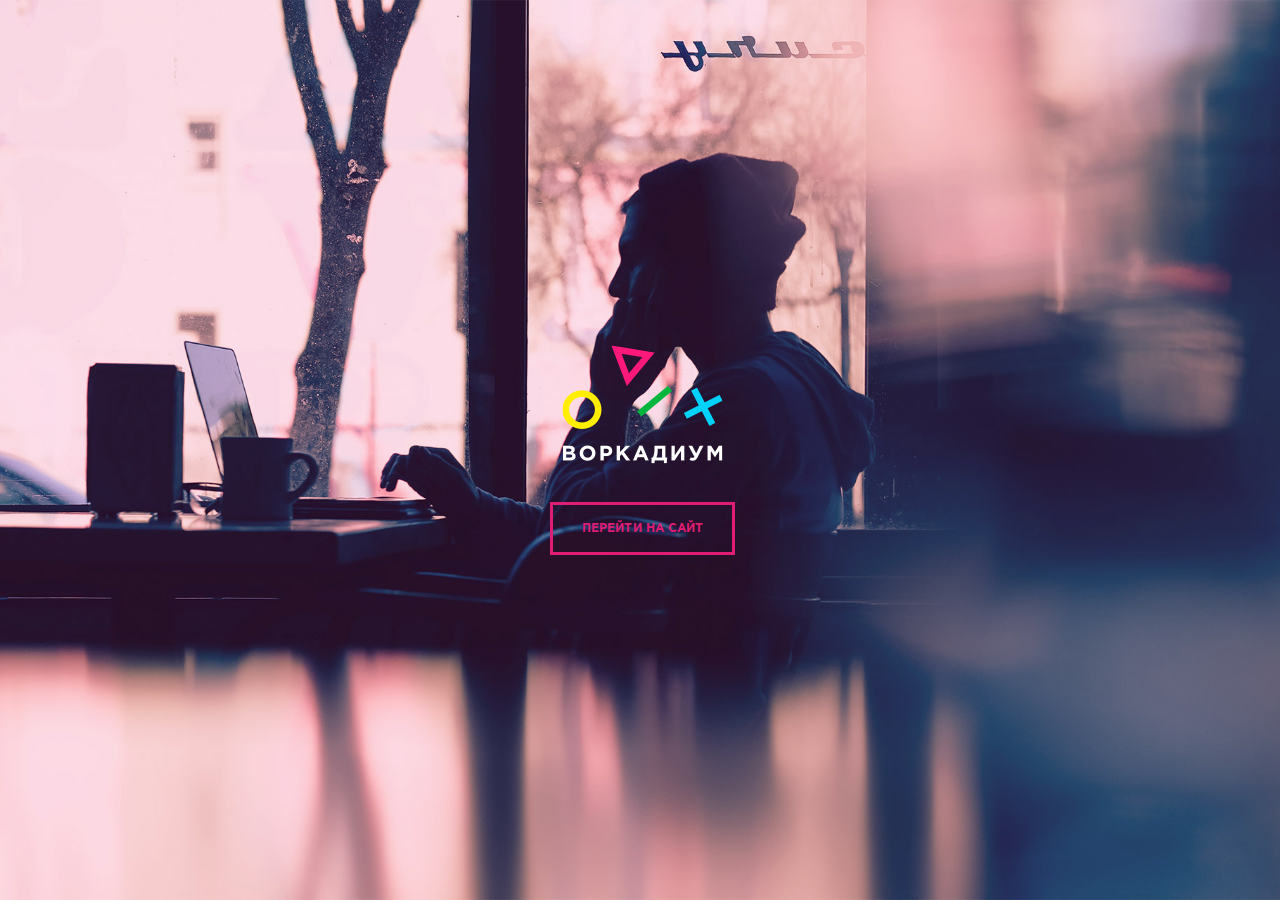
<file: index.html>
<!DOCTYPE html>
<html lang="ru-RU">

<head>
    <meta charset="UTF-8">
    <meta name="viewport" content="width=1100">
    <meta http-equiv="X-UA-Compatible" content="ie=edge">
    <title>Worcadium</title>
    <link rel="stylesheet" href="css/style.css" type="text/css">
</head>

<body>
   <div class="wrapper wrapper__welcome">
    <div class="welcome">
      <div class="welcome__logo">
        <img src="./img/logo/logo.png" alt="">
      </div>
      <a href="main.html" class="welcome__btn">Перейти на сайт</a>
    </div>
   </div>
</body>
</html>
</file>
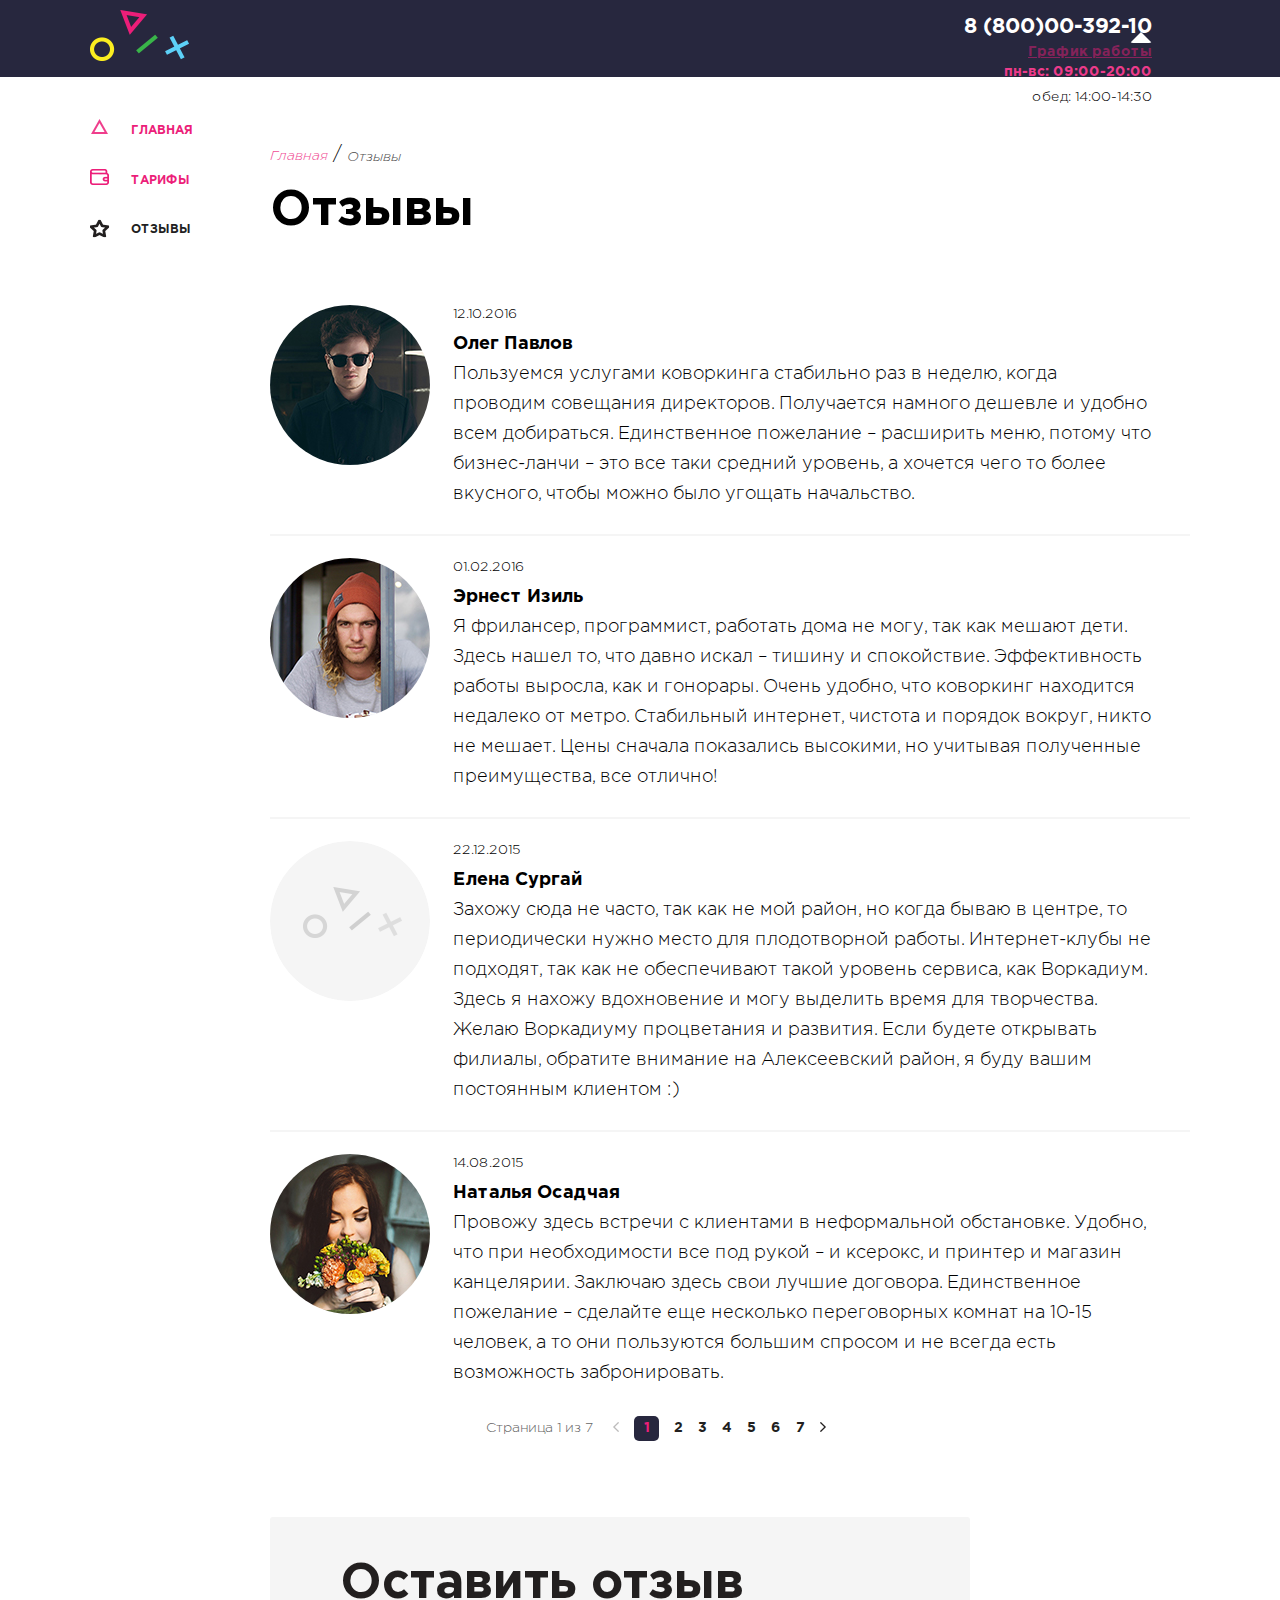
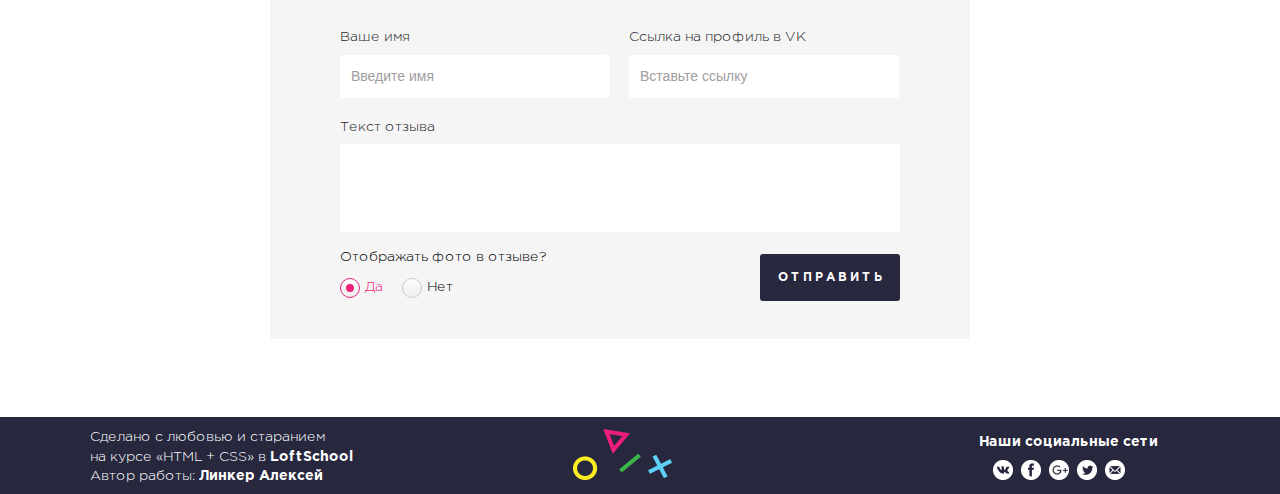
<file: comments.html>
<!DOCTYPE html>
<html lang="ru-RU">

<head>
    <meta charset="UTF-8">
    <meta name="viewport" content="width=device-width, initial-scale=1.0">
    <meta http-equiv="X-UA-Compatible" content="ie=edge">
    <title>Отзывы</title>
    <link rel="stylesheet" href="css/style.css" type="text/css">
</head>

<body>
   <div class="wrapper">

    <!-- шапка -->
    <header class="header">
      <div class="container">
        <div class="logo">
          <a href="main.html">
            <img src="../img/logo/logo-fig.png" alt="" class="logo__img">
          </a>
        </div>           
        <div class="contacts">
          <a href="tel:88000039210" class="contacts-phone">
            8 (800)00-392-10
          </a>
          <div class="contacts-schedule"> 
            <a class="contacts-schedule__link"href="">График работы</a>
            <div class="contacts__dropdown">
              <div class="contacts__time">
                пн-вс: 09:00-20:00
              </div>
              <div class="contacts__lunch">
                 обед: 14:00-14:30
              </div>
            </div>
          </div>
        </div>  
      </div>
    </header>


    <section class="page clearfix container">

      <!-- боковая панель -->
       <aside class="sidebar">
          <nav class="menu">
            <ul class="nav-menu">
              <li class="nav-menu__item">
                <a href="main.html" class="nav-menu__link">
                   <div class="nav-menu__icon-wrap">
                    <div class="nav-menu__icon nav-menu__icon-main_hover"></div>
                    <div class="nav-menu__icon nav-menu__icon-main"></div>
                  </div>
                  <div class="nav-menu__text">Главная</div>
                </a>
              </li>
              <li class="nav-menu__item">
                <a href="prices.html" class="nav-menu__link">
                  <div class="nav-menu__icon-wrap">
                    <div class="nav-menu__icon nav-menu__icon-price_hover"></div>
                    <div class="nav-menu__icon nav-menu__icon-price"></div>
                  </div>
                  <div class="nav-menu__text">Тарифы</div>
                </a>
              </li>
              <li class="nav-menu__item nav-menu-active">
                <a href="comments.html" class="nav-menu__link">
                  <div class="nav-menu__icon-wrap">
                    <div class="nav-menu__icon nav-menu__icon-feedback_hover"></div>
                    <div class="nav-menu__icon nav-menu__icon-feedback"></div>
                  </div>
                  <div class="nav-menu__text">Отзывы</div>
                </a>
              </li>
            </ul>
          </nav>
      </aside>

      <!-- основной контент-->
      <main class="main-content">
        <div class="main-nav">
          <ul class="main-nav__list">
            <li class="main-nav__item">
              <a href="./main.html" class="main-nav__link">Главная</a>
            </li>
            <li class="main-nav__item main-nav__item_active">
              <a href="" class="main-nav__link">Отзывы</a>
            </li>
          </ul>
        </div>
        <div class="feedback clearfix">
          <h1 class="feedback__title">Отзывы</h1>
          <ul class="feedback__list">
            <li class="feedback__item">
              <div class="feedback__img">
                <img src="./img/content/fb_1.jpg" alt="" >
              </div>  
              <div class="feedback__content">                
                <p class="feedback__item-date">
                  12.10.2016
                </p>  
                <p class="feedback__item-name">
                  Олег Павлов
                </p>
                <p class="feedback__item-text">
                  Пользуемся услугами коворкинга стабильно раз в неделю, когда проводим совещания директоров. Получается намного дешевле и удобно всем добираться. Единственное пожелание – расширить меню, потому что бизнес-ланчи – это все таки средний уровень, а хочется чего то более вкусного, чтобы можно было угощать начальство.
                </p>
              </div>
            </li>                
            <li class="feedback__item">
              <div class="feedback__img">
                <img src="./img/content/fb_2.jpg" alt="">
              </div>  
              <div class="feedback__content">                
                <p class="feedback__item-date">
                  01.02.2016
                </p>
                <p class="feedback__item-name">
                  Эрнест Изиль
                </p>
                <p class="feedback__item-text">
                  Я фрилансер, программист, работать дома не могу, так как мешают дети. Здесь нашел то, что давно искал – тишину и спокойствие. Эффективность работы выросла, как и гонорары. Очень удобно, что коворкинг находится недалеко от метро. Стабильный интернет, чистота и порядок вокруг, никто не мешает. Цены сначала показались высокими, но учитывая полученные преимущества, все отлично!
                </p>
              </div>
            </li>               
            <li class="feedback__item">
              <div class="feedback__img">
                <img src="./img/content/otziv-logo.png" alt="" >
              </div>  
              <div class="feedback__content">                
                <p class="feedback__item-date">
                  22.12.2015
                </p>
                <p class="feedback__item-name">
                  Елена Сургай
                </p>
                <p class="feedback__item-text">
                  Захожу сюда не часто, так как не мой район, но когда бываю в центре, то периодически нужно место для плодотворной работы. Интернет-клубы не подходят, так как не обеспечивают такой уровень сервиса, как Воркадиум. Здесь я нахожу вдохновение и могу выделить время для творчества. Желаю Воркадиуму процветания и развития. Если будете открывать филиалы, обратите внимание на Алексеевский район, я буду вашим постоянным клиентом :) 
                </p>
              </div>
            </li>                
            <li class="feedback__item">
              <div class="feedback__img">
                <img src="./img/content/fb_4.jpg" alt="" >
              </div>  
              <div class="feedback__content">                
                <p class="feedback__item-date">
                  14.08.2015
                </p>
                <p class="feedback__item-name">
                  Наталья Осадчая
                </p>
                <p class="feedback__item-text">
                  Провожу здесь встречи с клиентами в неформальной обстановке. Удобно, что при необходимости все под рукой – и ксерокс, и принтер и магазин канцелярии. Заключаю здесь свои лучшие договора. Единственное пожелание – сделайте еще несколько переговорных комнат на 10-15 человек, а то они пользуются большим спросом и не всегда есть возможность забронировать.
                </p>
              </div>
            </li>                
          </ul>  
          
        </div>
        <div class="page-scroll">
          <div class="page-scroll__title">
            Страница 1 из 7
          </div>
            <ul class="page-scroll__item">
              <li class="page-scroll__number">
                <a href="" class="page-scroll__link">
                  <img src="/img/icon/arrow-left.png" alt="">
                </a>
              </li>
              <li class="page-scroll__number page-scroll__number-active">
                <a href="" class="page-scroll__link page-scroll__link-active">1</a>
              </li>
              <li class="page-scroll__number">
                <a href="" class="page-scroll__link">2</a>
              </li>
              <li class="page-scroll__number">
                <a href="" class="page-scroll__link">3</a>
              </li>
              <li class="page-scroll__number">
                <a href="" class="page-scroll__link">4</a>
              </li>
              <li class="page-scroll__number">
                <a href="" class="page-scroll__link">5</a>
              </li>
              <li class="page-scroll__number">
                <a href="" class="page-scroll__link">6</a>
              </li>
              <li class="page-scroll__number">
                <a href="" class="page-scroll__link">7</a>
              </li>
              <li class="page-scroll__number">
                <a href="" class="page-scroll__link">
                  <img src="/img/icon/arrow-right.png" alt="">
                </a>
              </li>
            </ul>
          

        </div>
        <div class="form">
          <form class="form__elem" method="post">
            <div class="form__title">
              Оставить отзыв
            </div>
            <div class="form__row-name">
              <label class="form__input">
                <div class="form__elem-title">
                  Ваше имя
                </div>
                <input type="text" value="" class="form__input-text" placeholder="Введите имя">
              </label>
              <label class="form__input">
                <div class="form__elem-title">
                  Ссылка на профиль в VK
                </div>
                <input type="text" value="" class="form__input-text" placeholder="Вставьте ссылку">
              </label>
            </div>
            <div class="form__row-comments"
              <label class="form__textarea-label">
                <div class="form__elem-title">
                  Текст отзыва
                </div>
                <textarea class="form__textarea"></textarea>
              </label>  
            </div>
            <div class="form__btns">
              <div class="form__controls">               
                <div class="form__radio-btns clearfix">
                  <div class="form__radio-left">
                    <div class="form__controls-title">
                       Отображать фото в отзыве?
                    </div>
                    <label class="form__radio">
                      <input type="radio" name="foto" class="form__radio-elem" checked> 
                      <div class="form__radio-fake"></div>
                      <div class="form__radio-text">Да</div>
                    </label>
                    <label class="form__radio">
                      <input type="radio" name="foto" class="form__radio-elem">
                      <div class="form__radio-fake"></div>
                      <div class="form__radio-text">Нет</div>
                    </label>
                  </div>
                  <div class="form__radio-right">
                    <input type="submit" value="Отправить" class="form__submit">
                  </div>
                </div>
              </div>
            </div>
          </form>
        </div>
      </main>

    </section> 
    
  </div>  


  <!-- подвал -->
   <footer class="footer">
          <div class="container">
            <div class="copyrite">
              <div class="copyrite__content">
                Сделано с любовью и старанием
              </div>
              <div class="copyrite__content">
                на курсе «HTML + CSS» в <a href="https://loftschool.com/" class="copyrite__link">LoftSchool</a>
              </div>
              <div class="copyright__author">
                Автор работы: <a href="http://linker-a.ru/">Линкер Алексей</a>
              </div>
            </div>
            <div class="footer-logo">
              <a href="main.html" class="copyrite__link">
                <img src="./img/logo/logo-fig.png" alt="" class="logo">
              </a> 
            </div>
            <div class="social-menu">
              <div class="social-menu__title">
                Наши социальные сети
              </div>
              <ul class="social-menu__list">
                <li class="social-menu__item ">
                  <a href="" class="social-menu__link">
                    <div class="social-menu__wrap">
                      <div class="social-menu__icon social-menu__vk_hover"></div>
                      <div class="social-menu__icon social-menu__vk"></div>
                    </div>
                  </a>
                </li>
                <li class="social-menu__item">
                  <a href="" class="social-menu__link">
                    <div class="social-menu__wrap">
                      <div class="social-menu__icon social-menu__fb_hover"></div>
                      <div class="social-menu__icon social-menu__fb"></div>
                    </div>
                  </a>
                </li>
                <li class="social-menu__item">
                  <a href="" class="social-menu__link">
                    <div class="social-menu__wrap">
                      <div class="social-menu__icon social-menu__g_hover"></div>
                      <div class="social-menu__icon social-menu__g"></div>
                    </div>
                  </a>
                </li>
                <li class="social-menu__item">
                  <a href="" class="social-menu__link">
                    <div class="social-menu__wrap">
                      <div class="social-menu__icon social-menu__tw_hover"></div>
                      <div class="social-menu__icon social-menu__tw"></div>
                    </div>
                  </a>
                </li>
                <li class="social-menu__item">
                  <a href="" class="social-menu__link">
                    <div class="social-menu__wrap">
                      <div class="social-menu__icon social-menu__mail_hover"></div>
                      <div class="social-menu__icon social-menu__mail"></div>
                    </div>
                  </a>
                  
                  
                </li>
              </ul>
            </div>
          </div>
   </footer>
   
</body>
</html>
</file>
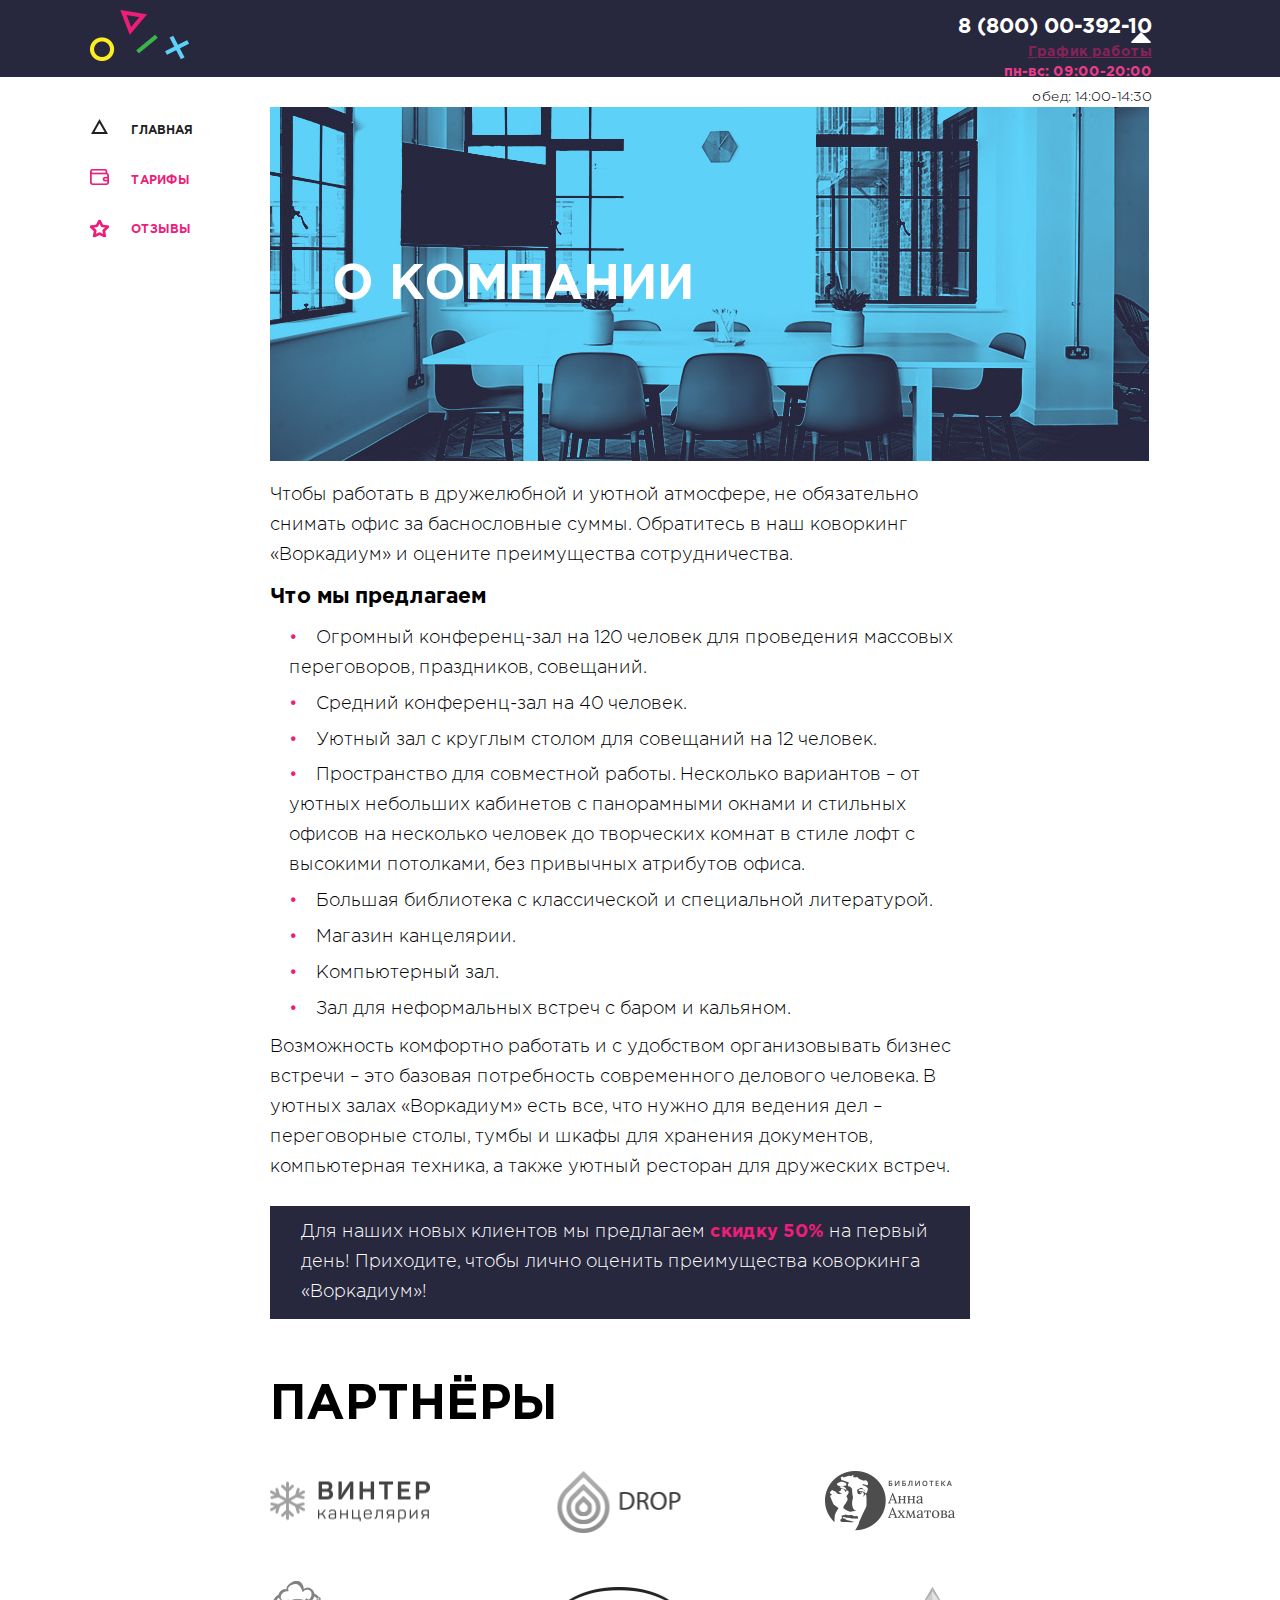
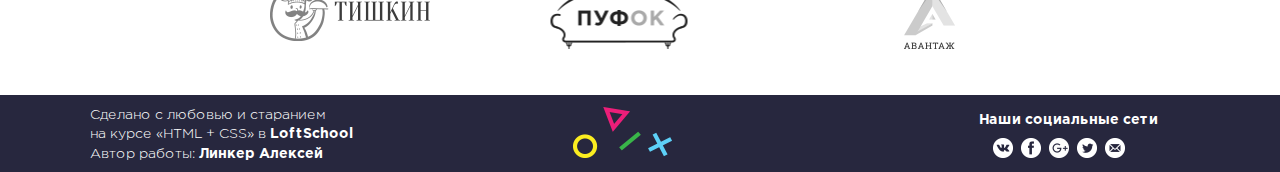
<file: main.html>
<!DOCTYPE html>
<html lang="ru-RU">

<head>
    <meta charset="UTF-8">
    <meta name="viewport" content="width=1100">
    <meta http-equiv="X-UA-Compatible" content="ie=edge">
    <title>Главная страница</title>
    <link rel="stylesheet" href="css/style.css" type="text/css">
</head>

<body>
  <div class="wrapper">

 <!-- шапка -->
    <header class="header">
      <div class="container">
        <div class="logo">
          <a href="main.html">
            <img src="../img/logo/logo-fig.png" alt="" class="logo__img">
          </a>
        </div>           
        <div class="contacts">
          <a href="tel:88000039210" class="contacts-phone">
            8 (800) 00-392-10
          </a>
          <div class="contacts-schedule"> 
            <a class="contacts-schedule__link"href="">График работы</a>
            <div class="contacts__dropdown">
              <div class="contacts__time">
                пн-вс: 09:00-20:00
              </div>
              <div class="contacts__lunch">
                 обед: 14:00-14:30
              </div>
            </div>
          </div>
        </div>  
      </div>
    </header>


    <section class="page clearfix container">

        <!-- боковая панель -->
      <aside class="sidebar">
          <nav class="menu">
            <ul class="nav-menu">
              <li class="nav-menu__item nav-menu-active">
                <a href="main.html" class="nav-menu__link">
                   <div class="nav-menu__icon-wrap">
                    <div class="nav-menu__icon nav-menu__icon-main_hover"></div>
                    <div class="nav-menu__icon nav-menu__icon-main"></div>
                  </div>
                  <div class="nav-menu__text">Главная</div>
                </a>
              </li>
              <li class="nav-menu__item">
                <a href="prices.html" class="nav-menu__link">
                  <div class="nav-menu__icon-wrap">
                    <div class="nav-menu__icon nav-menu__icon-price_hover"></div>
                    <div class="nav-menu__icon nav-menu__icon-price"></div>
                  </div>
                  <div class="nav-menu__text">Тарифы</div>
                </a>
              </li>
              <li class="nav-menu__item">
                <a href="comments.html" class="nav-menu__link">
                  <div class="nav-menu__icon-wrap">
                    <div class="nav-menu__icon nav-menu__icon-feedback_hover"></div>
                    <div class="nav-menu__icon nav-menu__icon-feedback"></div>
                  </div>
                  <div class="nav-menu__text">Отзывы</div>
                </a>
              </li>
            </ul>
          </nav>
      </aside>


      <!-- основной контент -->
      <main class="main-content">
        <div class="page-image clearfix">
          <div class="page-image__title">
            <h1 class="page-image__text">О компании</h1>
          </div>  
        </div>
        <!-- текст на странице-->
        <div class="page-width">
          <div class="page-text">
            <p>Чтобы работать в дружелюбной и уютной атмосфере, не обязательно снимать офис за баснословные суммы. Обратитесь в наш коворкинг «Воркадиум» и оцените преимущества сотрудничества. </p>
            <h3>Что мы предлагаем</h3>
            <ul>
              <li class="page-text__list">
                Огромный конференц-зал на 120 человек для проведения массовых переговоров, праздников, совещаний.
              </li>
              <li class="page-text__list">
                Средний конференц-зал на 40 человек.
              </li>
              <li class="page-text__list">
                Уютный зал с круглым столом для совещаний на 12 человек.
              </li>
              <li class="page-text__list">
                Пространство для совместной работы. Несколько вариантов – от уютных небольших кабинетов с панорамными окнами и стильных офисов на несколько человек до творческих комнат в стиле лофт с высокими потолками, без привычных атрибутов офиса.
              </li>
              <li class="page-text__list">
                Большая библиотека с классической и специальной литературой.
              </li>
              <li class="page-text__list">
                Магазин канцелярии.
              </li>
              <li class="page-text__list">
                Компьютерный зал.
              </li>
              <li class="page-text__list">
                Зал для неформальных встреч с баром и кальяном.
              </li>
            </ul>
            <p>Возможность комфортно работать и с удобством организовывать бизнес встречи – это базовая потребность современного делового человека. В уютных залах «Воркадиум» есть все, что нужно для ведения дел – переговорные столы, тумбы и шкафы для хранения документов, компьютерная техника, а также уютный ресторан для дружеских встреч.</p>
          </div>
          <div class="description">
            <p>Для наших новых клиентов мы предлагаем <span>скидку 50%</span> на первый день! Приходите, чтобы лично оценить преимущества коворкинга «Воркадиум»!</p>
        </div>
       <div class="partners">
          <h2 class="partners__title">Партнёры</h2>
          <ul class="partners__list ">
            <li class="partners__item">
                <a class="partners__link" href="">
                  <img src="./img/icon/prt-1.png" class="partners__img">
                </a>
            </li>
            <li class="partners__item partners__item_middle ">
                <a class="partners__link" href="">
                  <img src="./img/icon/prt-2.png" class="partners__img">
                </a>
            </li>
            <li class="partners__item partners__item_right">
                <a class="partners__link" href="">
                  <img src="./img/icon/prt-3.png" class="partners__img">
                </a>
            </li>
            <li class="partners__item">
                <a class="partners__link" href="">
                  <img src="./img/icon/prt-4.png" aclass="partners__img">
                </a>
            </li>
            <li class="partners__item partners__item_middle">
                <a class="partners__link" href="">
                  <img src="./img/icon/prt-5.png" class="partners__img">
                </a>
            </li>
           <li class="partners__item partners__item_right">
                <a class="partners__link" href="">
                  <img src="./img/icon/prt-6.png" class="partners__img">
                </a>
            </li>
          </ul>
       </div>
      </main>

    </section>
  </div>

        <!-- подвал -->
   <footer class="footer">
          <div class="container">
            <div class="copyrite">
              <div class="copyrite__content">
                Сделано с любовью и старанием
              </div>
              <div class="copyrite__content">
                на курсе «HTML + CSS» в <a href="https://loftschool.com/" class="copyrite__link">LoftSchool</a>
              </div>
              <div class="copyright__author">
                Автор работы: <a href="http://linker-a.ru/">Линкер Алексей</a>
              </div>
            </div>
            <div class="footer-logo">
              <a href="main.html" class="copyrite__link">
                <img src="./img/logo/logo-fig.png" alt="" class="logo">
              </a> 
            </div>
            <div class="social-menu">
              <div class="social-menu__title">
                Наши социальные сети
              </div>
              <ul class="social-menu__list">
                <li class="social-menu__item ">
                  <a href="" class="social-menu__link">
                    <div class="social-menu__wrap">
                      <div class="social-menu__icon social-menu__vk_hover"></div>
                      <div class="social-menu__icon social-menu__vk"></div>
                    </div>
                  </a>
                </li>
                <li class="social-menu__item">
                  <a href="" class="social-menu__link">
                    <div class="social-menu__wrap">
                      <div class="social-menu__icon social-menu__fb_hover"></div>
                      <div class="social-menu__icon social-menu__fb"></div>
                    </div>
                  </a>
                </li>
                <li class="social-menu__item">
                  <a href="" class="social-menu__link">
                    <div class="social-menu__wrap">
                      <div class="social-menu__icon social-menu__g_hover"></div>
                      <div class="social-menu__icon social-menu__g"></div>
                    </div>
                  </a>
                </li>
                <li class="social-menu__item">
                  <a href="" class="social-menu__link">
                    <div class="social-menu__wrap">
                      <div class="social-menu__icon social-menu__tw_hover"></div>
                      <div class="social-menu__icon social-menu__tw"></div>
                    </div>
                  </a>
                </li>
                <li class="social-menu__item">
                  <a href="" class="social-menu__link">
                    <div class="social-menu__wrap">
                      <div class="social-menu__icon social-menu__mail_hover"></div>
                      <div class="social-menu__icon social-menu__mail"></div>
                    </div>
                  </a>
                  
                  
                </li>
              </ul>
            </div>
          </div>
   </footer>
   
</body>
</html>
</file>
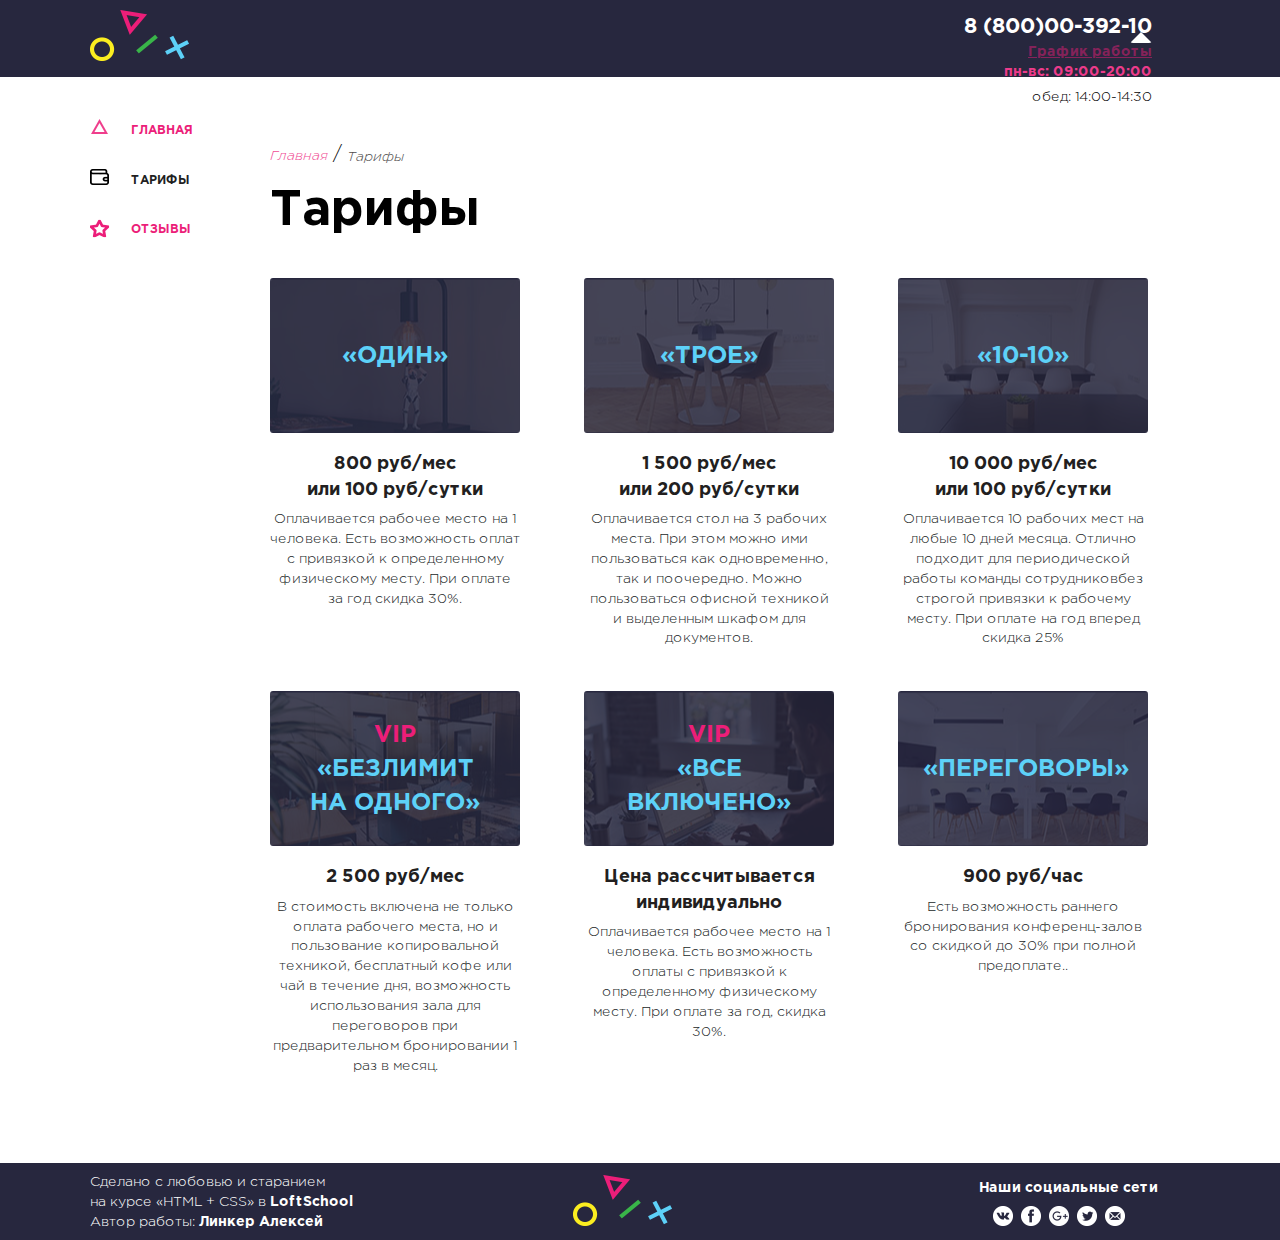
<file: prices.html>
<!DOCTYPE html>
<html lang="ru-RU">

<head>
    <meta charset="UTF-8">
    <meta name="viewport" content="width=device-width, initial-scale=1.0">
    <meta http-equiv="X-UA-Compatible" content="ie=edge">
    <title>Тарифы</title>
    <link rel="stylesheet" href="css/style.css" type="text/css">
</head>

<body>
  <div class="wrapper">

    <!-- шапка -->
    <header class="header">
      <div class="container clearfix">
        <div class="logo">
          <a href="main.html">
            <img src="../img/logo/logo-fig.png" alt="" class="logo__img">
          </a>
        </div>           
        <div class="contacts">
          <a href="tel:88000039210" class="contacts-phone">
            8 (800)00-392-10
          </a>
          <div class="contacts-schedule"> 
            <a class="contacts-schedule__link"href="">График работы</a>
            <div class="contacts__dropdown">
              <div class="contacts__time">
                пн-вс: 09:00-20:00
              </div>
              <div class="contacts__lunch">
                 обед: 14:00-14:30
              </div>
            </div>
          </div>
        </div>  
      </div>
    </header>


    <section class="page clearfix container">

      <!-- боковая панель -->
       <aside class="sidebar">
          <nav class="menu">
            <ul class="nav-menu">
              <li class="nav-menu__item">
                <a href="main.html" class="nav-menu__link">
                   <div class="nav-menu__icon-wrap">
                    <div class="nav-menu__icon nav-menu__icon-main_hover"></div>
                    <div class="nav-menu__icon nav-menu__icon-main"></div>
                  </div>
                  <div class="nav-menu__text">Главная</div>
                </a>
              </li>
              <li class="nav-menu__item nav-menu-active">
                <a href="prices.html" class="nav-menu__link">
                  <div class="nav-menu__icon-wrap">
                    <div class="nav-menu__icon nav-menu__icon-price_hover"></div>
                    <div class="nav-menu__icon nav-menu__icon-price"></div>
                  </div>
                  <div class="nav-menu__text">Тарифы</div>
                </a>
              </li>
              <li class="nav-menu__item">
                <a href="comments.html" class="nav-menu__link">
                  <div class="nav-menu__icon-wrap">
                    <div class="nav-menu__icon nav-menu__icon-feedback_hover"></div>
                    <div class="nav-menu__icon nav-menu__icon-feedback"></div>
                  </div>
                  <div class="nav-menu__text">Отзывы</div>
                </a>
              </li>
            </ul>
          </nav>
      </aside>

    <!-- прайс с тарифами -->
    <main class="main-content">
      <div class="main-nav">
          <ul class="main-nav__list">
            <li class="main-nav__item">
              <a href="./main.html" class="main-nav__link">Главная</a>
            </li>
            <li class="main-nav__item main-nav__item_active">
              <a href="" class="main-nav__link">Тарифы</a>
            </li>
          </ul>
        </div>
      <div class="price">
        <h1 class="price__title">Тарифы</h1>
        <ul class="price__list">
          <li class="price__item">  
            <div class="price__link">
              <img src="./img/content/pr_1.jpg" alt="" class="price__img">
              <div class="price__link-title">
              «Один»
              </div>
            </div>
            <div class="price__name">
              <h3 class="price__name-title">800 руб/мес </h3>
              <h3 class="price__name-title">или 100 руб/сутки</h3>
            </div>
            <div class="price__text">
              <p>Оплачивается рабочее место на 1 человека. Есть возможность оплат с привязкой к определенному физическому месту. При оплате за год скидка 30%.</p>
            </div>
          </li> 
          <li class="price__item">
                <div class="price__link">
                  <img src="./img/content/pr_2.jpg" alt="" class="price__img">
                  <div class="price__link-title">
                    «Трое»
                  </div>
                </div>
                <div class="price__name">
                  <h3 class="price__name-title">1 500 руб/мес</h3>
                  <h3 class="price__name-title">или 200 руб/сутки</h3>
                </div>
                <div class="price__text">
                  <p>Оплачивается стол на 3 рабочих места. При этом можно ими пользоваться как одновременно, так и поочередно. Можно пользоваться офисной техникой и выделенным шкафом для документов.</p>
                </div>
          </li>   
          <li class="price__item">
            <div class="price__link">
              <img src="./img/content/pr_3.jpg" alt="" class="price__img">
              <div class="price__link-title">
                «10-10»
              </div>
            </div>
            <div class="price__name">
              <h3 class="price__name-title">10 000 руб/мес </h3>
              <h3 class="price__name-title">или 100 руб/сутки</h3>
            </div>
            <div class="price__text">
              <p>Оплачивается 10 рабочих мест на любые 10 дней месяца. Отлично подходит для периодической работы команды сотрудниковбез строгой привязки к рабочему месту. При оплате на год вперед скидка 25%</p>
            </div>
          </li>
          <li class="price__item">
          <div class="price__link">
            <img src="./img/content/pr_4.jpg" alt="" class="price__img">
            <div class="price__link-title">
              <div class="price__link-vip">vip</div>
              <div class="price__link-text">«Безлимит на одного»</div>
            </div>
          </div>
          <div class="price__name">
            <h3 class="price__name-title">2 500 руб/мес </h3>
          </div>
          <div class="price__text">
            <p>В стоимость включена не только оплата рабочего места, но и пользование копировальной техникой, бесплатный кофе или чай в течение дня, возможность использования зала для переговоров при предварительном бронировании 1 раз в месяц.</p>
          </div>
          </li>
          <li class="price__item">
            <div class="price__link">
              <img src="./img/content/pr_5.jpg" alt="" class="price__img">
              <div class="price__link-title">
                <div class="price__link-vip">vip</div>
                <div class="price__link-text">«Все включено»</div>
              </div>
            </div>
            <div class="price__name">
              <h3 class="price__name-title">Цена рассчитывается индивидуально</h3>
              <!--<h3 class="price__name-title">или 100 руб/сутки</h3>-->
            </div>
            <div class="price__text">
              <p>Оплачивается рабочее место на 1 человека. Есть возможность оплаты с привязкой к определенному физическому месту. При оплате за год, скидка 30%.</p>
            </div>
          </li>
          <li class="price__item">
                <div class="price__link">
                  <img src="./img/content/pr_6.jpg" alt="" class="price__img">
                  <div class="price__link-title">
                    «Переговоры»
                  </div>
                </div>
              <div class="price__name">
                <h3 class="price__name-title">900 руб/час</h3>
                <!--<h3 class="price__name-title">или 100 руб/сутки</h3>-->
              </div>
              <div class="price__text">
                <p>Есть возможность раннего бронирования конференц-залов со скидкой до 30% при полной предоплате..</p>
              </div>
          </li>  
       </ul>  
      </div>
    </main>
    </section>

  </div>  


 <!-- подвал -->
   <footer class="footer">
          <div class="container">
            <div class="copyrite">
              <div class="copyrite__content">
                Сделано с любовью и старанием
              </div>
              <div class="copyrite__content">
                на курсе «HTML + CSS» в <a href="https://loftschool.com/" class="copyrite__link">LoftSchool</a>
              </div>
              <div class="copyright__author">
                Автор работы: <a href="http://linker-a.ru/">Линкер Алексей</a>
              </div>
            </div>
            <div class="footer-logo">
              <a href="main.html" class="copyrite__link">
                <img src="./img/logo/logo-fig.png" alt="" class="logo">
              </a> 
            </div>
            <div class="social-menu">
              <div class="social-menu__title">
                Наши социальные сети
              </div>
              <ul class="social-menu__list">
                <li class="social-menu__item ">
                  <a href="" class="social-menu__link">
                    <div class="social-menu__wrap">
                      <div class="social-menu__icon social-menu__vk_hover"></div>
                      <div class="social-menu__icon social-menu__vk"></div>
                    </div>
                  </a>
                </li>
                <li class="social-menu__item">
                  <a href="" class="social-menu__link">
                    <div class="social-menu__wrap">
                      <div class="social-menu__icon social-menu__fb_hover"></div>
                      <div class="social-menu__icon social-menu__fb"></div>
                    </div>
                  </a>
                </li>
                <li class="social-menu__item">
                  <a href="" class="social-menu__link">
                    <div class="social-menu__wrap">
                      <div class="social-menu__icon social-menu__g_hover"></div>
                      <div class="social-menu__icon social-menu__g"></div>
                    </div>
                  </a>
                </li>
                <li class="social-menu__item">
                  <a href="" class="social-menu__link">
                    <div class="social-menu__wrap">
                      <div class="social-menu__icon social-menu__tw_hover"></div>
                      <div class="social-menu__icon social-menu__tw"></div>
                    </div>
                  </a>
                </li>
                <li class="social-menu__item">
                  <a href="" class="social-menu__link">
                    <div class="social-menu__wrap">
                      <div class="social-menu__icon social-menu__mail_hover"></div>
                      <div class="social-menu__icon social-menu__mail"></div>
                    </div>
                  </a>
                  
                  
                </li>
              </ul>
            </div>
          </div>
   </footer>
   
  
</body>
</html>
</file>
<file: css/style.css>
@import "layout/normalize.css";
@import "layout/base.css";
@import "layout/fonts.css";

@import "components/welcome.css";
@import "components/about.css";
@import "components/breadcrumbs.css";
@import "components/comments.css";
@import "components/footer.css";
@import "components/form.css";
@import "components/header.css";
@import "components/main-content.css";
@import "components/prise.css";
@import "components/sidebar.css";
</file>
